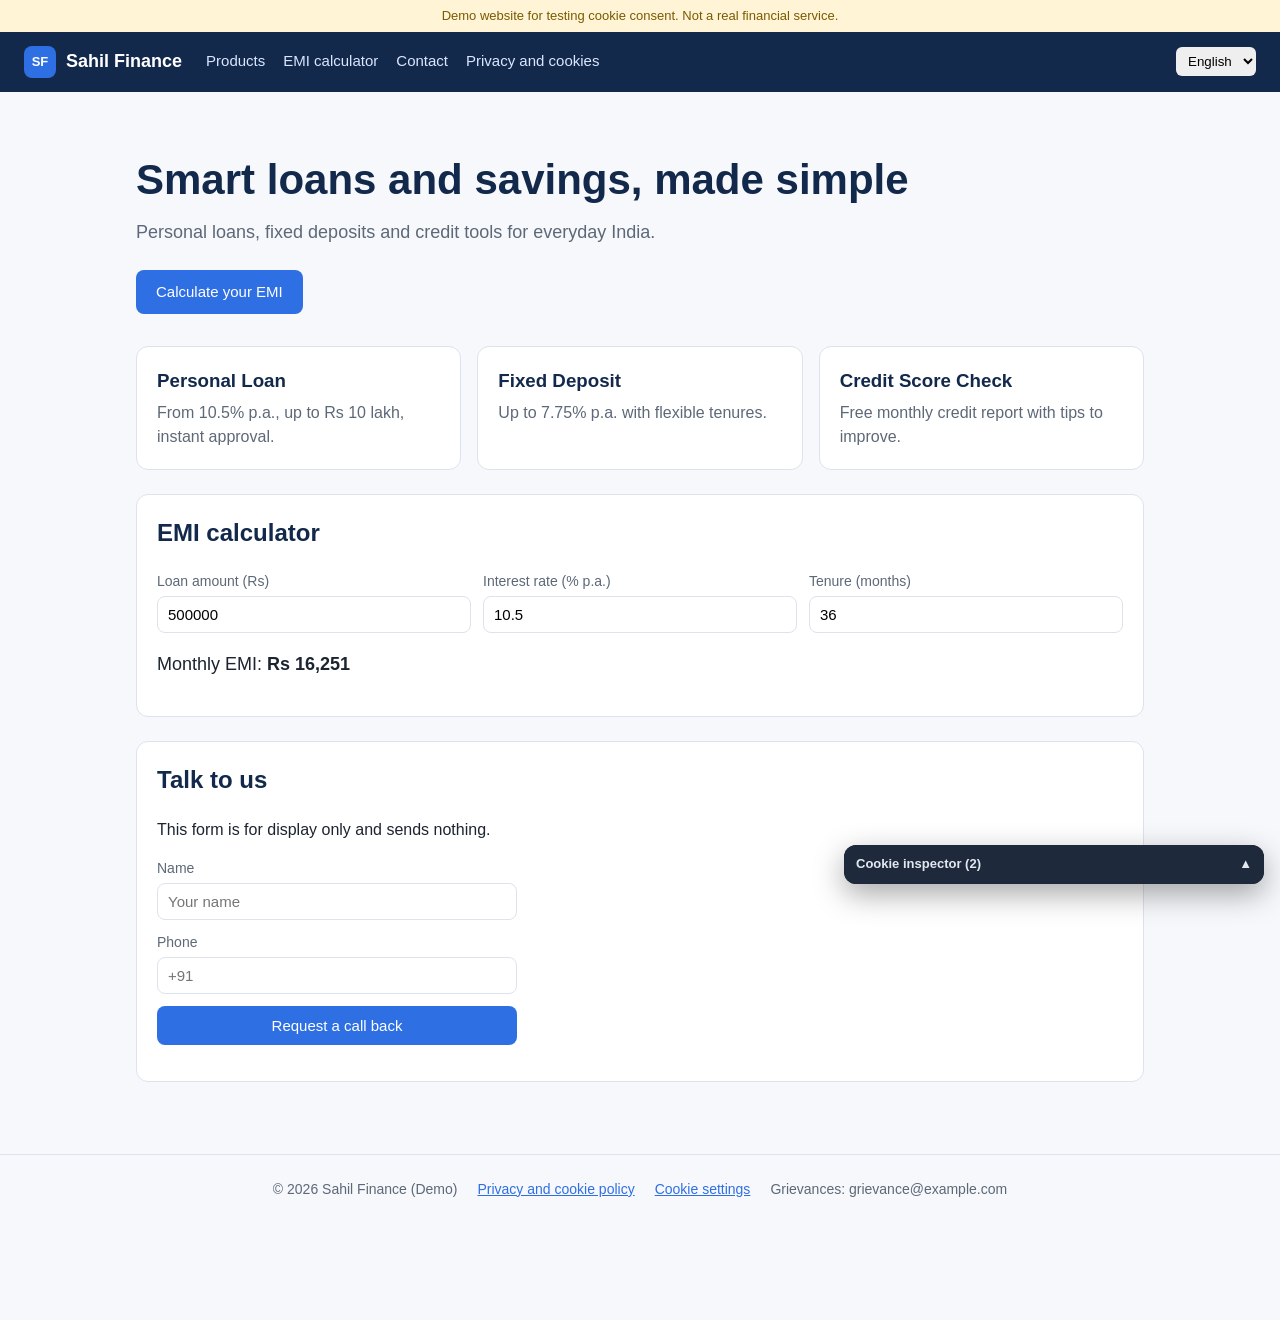
<file: index.html>
<!doctype html>
<html lang="en">
<head>
  <meta charset="utf-8">
  <meta name="viewport" content="width=device-width, initial-scale=1">
  <title>Sahil Finance (Demo) - Loans and Savings</title>
  <meta name="description" content="Demo website used to test Consentera cookie consent. Not a real financial service.">

  <!-- 1) CONSENTERA BANNER - pasted exactly as given by Consentera. Keep it first and keep the order. -->
  <link rel="preconnect" href="https://uat.consentera.in" crossorigin>
  <script>window.consentera=window.consentera||function(){(window.consentera.q=window.consentera.q||[]).push(arguments)};window.consentera.t="583ed211-92da-4c6e-a1cd-e92c8d0358ca";window.consentera.s="e9197fef-3d3b-4403-bec5-8700f2ee6f66";</script>
  <script async src="https://uat.consentera.in/sdk/consentera-widget.js?v=0fde5561b201c7fb3e10933b6372b42c58de98f9f48a879479f0481cdafa7065" integrity="sha256-D95VYbIBx/s+EJM7Y3K0LFjemPn0ioeUefBIHNr6cGU=" crossorigin="anonymous"></script>

  <!-- 2) Simulator off: consent now comes from the Consentera banner -->
  <script>window.SF_SIMULATOR = false;</script>

  <!-- 3) Cookie helpers + bridge that listens to Consentera's decisions -->
  <script src="js/consent-shim.js"></script>

  <link rel="stylesheet" href="css/style.css">
  <script src="js/app.js" defer></script>
</head>
<body>
  <div class="demo-strip">Demo website for testing cookie consent. Not a real financial service.</div>

  <header class="nav">
    <a class="brand" href="index.html"><span class="logo">SF</span> Sahil Finance</a>
    <nav>
      <a href="#products">Products</a>
      <a href="#emi">EMI calculator</a>
      <a href="#contact">Contact</a>
      <a href="privacy.html">Privacy and cookies</a>
    </nav>
    <label class="lang">
      <span class="sr">Language</span>
      <select id="langSelect">
        <option value="en">English</option>
        <option value="hi">हिन्दी</option>
      </select>
    </label>
  </header>

  <main>
    <section class="hero">
      <h1 id="heroTitle">Smart loans and savings, made simple</h1>
      <p id="heroSub">Personal loans, fixed deposits and credit tools for everyday India.</p>
      <a class="btn" href="#emi">Calculate your EMI</a>
    </section>

    <section id="products" class="cards">
      <article class="card"><h3>Personal Loan</h3><p>From 10.5% p.a., up to Rs 10 lakh, instant approval.</p></article>
      <article class="card"><h3>Fixed Deposit</h3><p>Up to 7.75% p.a. with flexible tenures.</p></article>
      <article class="card"><h3>Credit Score Check</h3><p>Free monthly credit report with tips to improve.</p></article>
    </section>

    <section id="emi" class="panel">
      <h2>EMI calculator</h2>
      <div class="emi-grid">
        <label>Loan amount (Rs)<input id="amt" type="number" value="500000" min="10000" step="10000"></label>
        <label>Interest rate (% p.a.)<input id="rate" type="number" value="10.5" min="1" step="0.1"></label>
        <label>Tenure (months)<input id="months" type="number" value="36" min="3" step="1"></label>
      </div>
      <p class="emi-out">Monthly EMI: <strong id="emiOut">-</strong></p>
    </section>

    <section id="contact" class="panel">
      <h2>Talk to us</h2>
      <p>This form is for display only and sends nothing.</p>
      <form id="contactForm">
        <input type="hidden" name="csrf" id="csrfField">
        <label>Name<input type="text" placeholder="Your name"></label>
        <label>Phone<input type="tel" placeholder="+91"></label>
        <button class="btn" type="submit">Request a call back</button>
      </form>
      <p id="formMsg" class="muted"></p>
    </section>
  </main>

  <footer>
    <span>© 2026 Sahil Finance (Demo)</span>
    <a href="privacy.html">Privacy and cookie policy</a>
    <a href="#" id="cookieSettingsLink">Cookie settings</a>
    <span>Grievances: grievance@example.com</span>
  </footer>

  <!-- Test panel: shows live cookies and simulates consent until Consentera is installed -->
  <div id="inspector" class="inspector collapsed" aria-live="polite"></div>

  <!-- Non-essential trackers. type="text/plain" means the browser will NOT run them until consent is given.
       Consentera releases them by data-consentera-category; data-consent-category is our fallback bridge. -->
  <script type="text/plain" data-consentera-category="analytics" data-consentera-src="js/analytics-demo.js" data-consent-category="analytics"></script>
  <script type="text/plain" data-consentera-category="marketing" data-consentera-src="js/marketing-demo.js" data-consent-category="marketing"></script>
</body>
</html>
</file>
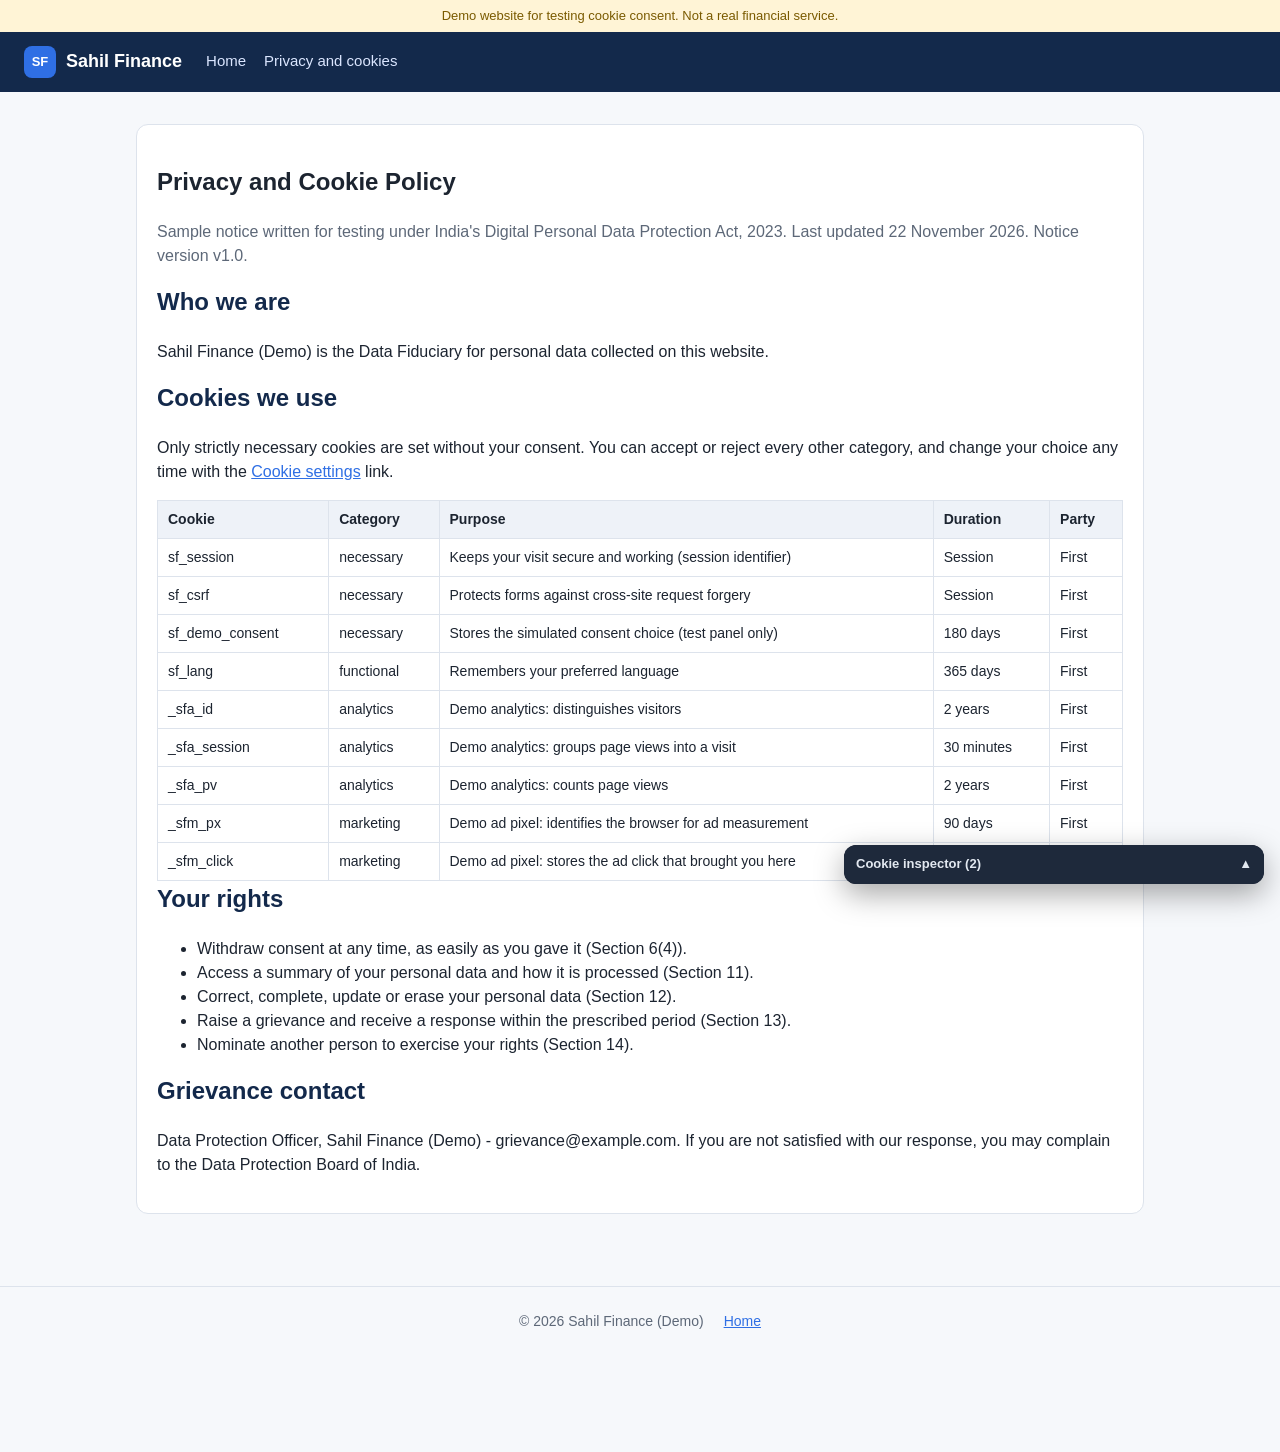
<file: privacy.html>
<!doctype html>
<html lang="en">
<head>
  <meta charset="utf-8">
  <meta name="viewport" content="width=device-width, initial-scale=1">
  <title>Privacy and Cookie Policy - Sahil Finance (Demo)</title>
  <!-- CONSENTERA BANNER - same snippet as index.html -->
  <link rel="preconnect" href="https://uat.consentera.in" crossorigin>
  <script>window.consentera=window.consentera||function(){(window.consentera.q=window.consentera.q||[]).push(arguments)};window.consentera.t="583ed211-92da-4c6e-a1cd-e92c8d0358ca";window.consentera.s="e9197fef-3d3b-4403-bec5-8700f2ee6f66";</script>
  <script async src="https://uat.consentera.in/sdk/consentera-widget.js?v=0fde5561b201c7fb3e10933b6372b42c58de98f9f48a879479f0481cdafa7065" integrity="sha256-D95VYbIBx/s+EJM7Y3K0LFjemPn0ioeUefBIHNr6cGU=" crossorigin="anonymous"></script>
  <script>window.SF_SIMULATOR = false;</script>
  <script src="js/consent-shim.js"></script>
  <link rel="stylesheet" href="css/style.css">
  <script src="js/app.js" defer></script>
</head>
<body>
  <div class="demo-strip">Demo website for testing cookie consent. Not a real financial service.</div>
  <header class="nav">
    <a class="brand" href="index.html"><span class="logo">SF</span> Sahil Finance</a>
    <nav><a href="index.html">Home</a><a href="privacy.html">Privacy and cookies</a></nav>
  </header>
  <main>
    <section class="panel" style="margin-top:32px">
      <h1>Privacy and Cookie Policy</h1>
      <p class="muted">Sample notice written for testing under India's Digital Personal Data Protection Act, 2023. Last updated 22 November 2026. Notice version v1.0.</p>

      <h2>Who we are</h2>
      <p>Sahil Finance (Demo) is the Data Fiduciary for personal data collected on this website.</p>

      <h2>Cookies we use</h2>
      <p>Only strictly necessary cookies are set without your consent. You can accept or reject every other category, and change your choice any time with the <a href="#" id="cookieSettingsLink">Cookie settings</a> link.</p>
      <div class="tablewrap"><table id="cookieTable">
        <thead><tr><th>Cookie</th><th>Category</th><th>Purpose</th><th>Duration</th><th>Party</th></tr></thead>
        <tbody></tbody>
      </table></div>

      <h2>Your rights</h2>
      <ul>
        <li>Withdraw consent at any time, as easily as you gave it (Section 6(4)).</li>
        <li>Access a summary of your personal data and how it is processed (Section 11).</li>
        <li>Correct, complete, update or erase your personal data (Section 12).</li>
        <li>Raise a grievance and receive a response within the prescribed period (Section 13).</li>
        <li>Nominate another person to exercise your rights (Section 14).</li>
      </ul>

      <h2>Grievance contact</h2>
      <p>Data Protection Officer, Sahil Finance (Demo) - grievance@example.com. If you are not satisfied with our response, you may complain to the Data Protection Board of India.</p>
    </section>
  </main>
  <footer><span>© 2026 Sahil Finance (Demo)</span><a href="index.html">Home</a></footer>
  <div id="inspector" class="inspector collapsed"></div>
  <script type="text/plain" data-consentera-category="analytics" data-consentera-src="js/analytics-demo.js" data-consent-category="analytics"></script>
  <script type="text/plain" data-consentera-category="marketing" data-consentera-src="js/marketing-demo.js" data-consent-category="marketing"></script>
</body>
</html>
</file>
<file: css/style.css>
:root {
  --navy: #13294b; --blue: #2f6fe4; --bg: #f6f8fb; --card: #ffffff; --text: #1c2430; --muted: #5d6878; --line: #dde3ec;
  --nec: #2e7d32; --fun: #6a4fb3; --ana: #1f6fb5; --mkt: #c2410c; --unk: #b91c1c;
}
* { box-sizing: border-box; }
body { margin: 0; font-family: "Segoe UI", Arial, sans-serif; background: var(--bg); color: var(--text); line-height: 1.5; }
a { color: var(--blue); }
.sr { position: absolute; width: 1px; height: 1px; overflow: hidden; clip: rect(0 0 0 0); }
.demo-strip { background: #fff4d6; color: #7a5a00; text-align: center; font-size: 13px; padding: 6px 16px; }
.nav { display: flex; align-items: center; gap: 24px; padding: 14px 24px; background: var(--navy); color: #fff; flex-wrap: wrap; }
.nav nav { display: flex; gap: 18px; flex: 1; flex-wrap: wrap; }
.nav nav a { color: #dbe6ff; text-decoration: none; font-size: 15px; }
.nav nav a:hover { color: #fff; }
.brand { color: #fff; font-weight: 700; font-size: 18px; text-decoration: none; display: flex; align-items: center; gap: 10px; }
.logo { background: var(--blue); border-radius: 8px; width: 32px; height: 32px; display: grid; place-items: center; font-size: 13px; }
.lang select { padding: 6px 8px; border-radius: 6px; border: 0; }
main { max-width: 1040px; margin: 0 auto; padding: 0 16px 48px; }
.hero { padding: 56px 0 32px; }
.hero h1 { font-size: clamp(28px, 5vw, 42px); margin: 0 0 8px; color: var(--navy); }
.hero p { font-size: 18px; color: var(--muted); margin: 0 0 24px; }
.btn { display: inline-block; background: var(--blue); color: #fff; border: 0; border-radius: 8px; padding: 11px 20px; font-size: 15px; text-decoration: none; cursor: pointer; }
.btn:hover { filter: brightness(1.08); }
.cards { display: grid; grid-template-columns: repeat(auto-fit, minmax(220px, 1fr)); gap: 16px; margin-bottom: 24px; }
.card, .panel { background: var(--card); border: 1px solid var(--line); border-radius: 12px; padding: 20px; }
.card h3 { margin: 0 0 6px; color: var(--navy); }
.card p { margin: 0; color: var(--muted); }
.panel { margin-bottom: 24px; }
.panel h2 { margin-top: 0; color: var(--navy); }
.emi-grid { display: grid; grid-template-columns: repeat(auto-fit, minmax(180px, 1fr)); gap: 12px; }
label { display: flex; flex-direction: column; font-size: 14px; color: var(--muted); gap: 4px; }
input { padding: 9px 10px; border: 1px solid var(--line); border-radius: 8px; font-size: 15px; }
form { display: grid; gap: 12px; max-width: 360px; }
.emi-out { font-size: 18px; }
.muted { color: var(--muted); }
footer { display: flex; gap: 20px; flex-wrap: wrap; justify-content: center; padding: 24px 16px 120px; color: var(--muted); font-size: 14px; border-top: 1px solid var(--line); }
table { border-collapse: collapse; width: 100%; font-size: 14px; }
th, td { border: 1px solid var(--line); padding: 8px 10px; text-align: left; vertical-align: top; }
th { background: #eef2f8; }
.tablewrap { overflow-x: auto; }

/* ---- Cookie inspector (test panel) ---- */
.inspector { position: fixed; right: 16px; bottom: 16px; width: min(420px, calc(100vw - 32px)); max-height: 70vh; overflow: auto;
  background: #0f172a; color: #e2e8f0; border-radius: 12px; box-shadow: 0 10px 30px rgba(0,0,0,.35); font: 13px/1.45 Consolas, "Courier New", monospace; z-index: 9999; }
.inspector header { display: flex; justify-content: space-between; align-items: center; padding: 10px 12px; background: #1e293b; cursor: pointer; border-radius: 12px 12px 0 0; font-family: "Segoe UI", Arial, sans-serif; font-weight: 600; }
.inspector.collapsed .body { display: none; }
.inspector.collapsed header { border-radius: 12px; }
.inspector .body { padding: 10px 12px; }
.inspector .row { display: flex; gap: 8px; align-items: baseline; padding: 3px 0; border-bottom: 1px dashed #334155; }
.inspector .tag { font-size: 11px; padding: 1px 6px; border-radius: 10px; color: #fff; white-space: nowrap; }
.tag.necessary { background: var(--nec); } .tag.functional { background: var(--fun); } .tag.analytics { background: var(--ana); }
.tag.marketing { background: var(--mkt); } .tag.unknown { background: var(--unk); }
.inspector .name { font-weight: 700; }
.inspector .val { color: #94a3b8; overflow: hidden; text-overflow: ellipsis; white-space: nowrap; max-width: 150px; }
.inspector h4 { margin: 10px 0 6px; font-family: "Segoe UI", Arial, sans-serif; font-size: 12px; text-transform: uppercase; letter-spacing: .05em; color: #94a3b8; }
.inspector .sim { display: flex; flex-wrap: wrap; gap: 6px; }
.inspector button { background: #334155; color: #e2e8f0; border: 0; border-radius: 6px; padding: 5px 9px; cursor: pointer; font-size: 12px; }
.inspector button.on { background: #16a34a; }
.inspector .note { color: #94a3b8; font-family: "Segoe UI", Arial, sans-serif; font-size: 12px; margin-top: 8px; }
</file>
